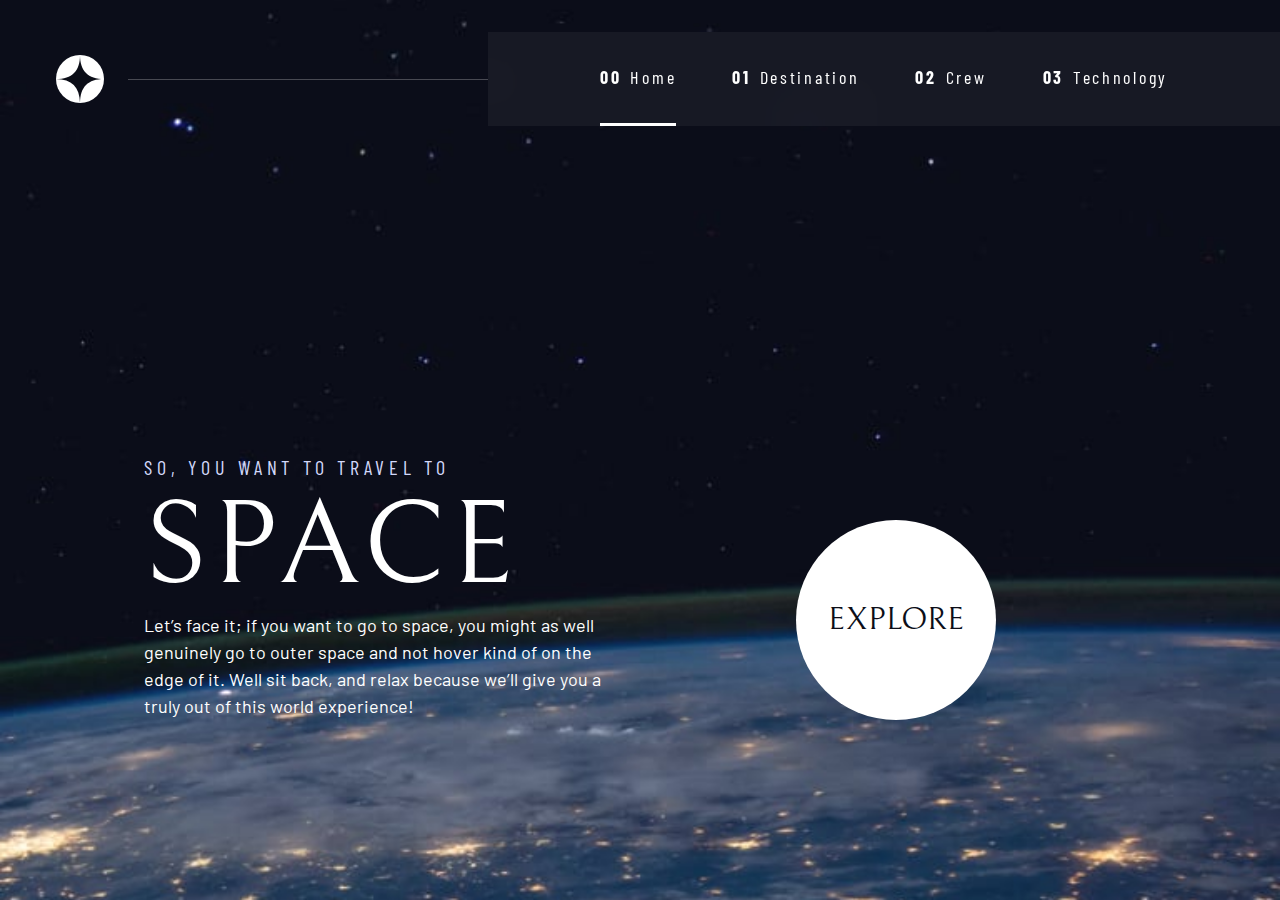
<file: index.html>
<!DOCTYPE html>
<html lang="en">

<head>
  <meta charset="UTF-8">
  <meta name="viewport" content="width=device-width, initial-scale=1.0">

  <link rel="icon" type="image/png" sizes="32x32" href="./assets/favicon-32x32.png">

  <!-- Google fonts -->
  <link rel="preconnect" href="https://fonts.googleapis.com">
  <link rel="preconnect" href="https://fonts.gstatic.com" crossorigin>
  <link
    href="https://fonts.googleapis.com/css2?family=Barlow+Condensed:wght@400;700&family=Bellefair&family=Barlow:wght@400;700&display=swap"
    rel="stylesheet">

  <!--Our custom CSS-->
  <link rel="stylesheet" href="/index.css">

  <!--Our custom Javascript-->
  <script src="/index.js" defer></script>


  <title>Frontend Mentor | Space tourism website</title>
</head>

<body class="home">
  <a class="skip-to-content" href="#main">Skip to content</a>
  <header class="primary-header flex">
    <div>
      <img src="/assets/shared/logo.svg" alt="space tourism logo" class="logo">
    </div>
    <button class="mobile-nav-toggle" aria-controls="primary-navigation"><span class="sr-only"
        aria-expanded="false">Menu</span></button>
    <nav>
      <ul id="primary-navigation" data-visible="false" class="primary-navigation underline-indicators flex">
        <li class="active"><a class="ff-sans-cond text-white letter-spacing-2" href="/index.html"><span>00</span>Home</a>
        <li><a class="ff-sans-cond text-white letter-spacing-2" href="/starter-code/destination.html"><span aria-hidden="true">01</span>Destination</a>
        <li><a class="ff-sans-cond text-white letter-spacing-2" href="/starter-code/crew.html"><span aria-hidden="true">02</span>Crew</a>
        <li><a class="ff-sans-cond text-white letter-spacing-2" href="#"><span aria-hidden="true">03</span>Technology</a>
      </ul>
    </nav>
  </header>
  
  <main id="main" class="grid-container grid-container--home">
    <div>
      <h1 class="text-accent letter-spacing-1 fs-500 uppercase ff-sans-cond">So, you want to travel to
        <span class=" d-block ff-serif text-white fs-900">Space</span>
      </h1>
      <p>Let’s face it; if you want to go to space, you might as well genuinely go to
        outer space and not hover kind of on the edge of it. Well sit back, and relax
        because we’ll give you a truly out of this world experience!</p>
    </div>

    <div>
      <a href="/starter-code/destination.html" class="large-button uppercase ff-serif text-dark bg-white">Explore</a>
    </div>
  </main>
</body>

</html>
</file>
<file: index.css>
/* ------------------- */
/* Custom properties   */
/* ------------------- */

:root {
  /* colors */
  --clr-dark: 230 35% 7%;
  --clr-light: 231 77% 90%;
  --clr-white: 0 0% 100%;

  /* font-sizes */
  --fs-900: clamp(5rem, 8vw + 1rem, 9.375rem);
  --fs-800: 6.25rem;
  --fs-700: 2.5rem;
  --fs-600: 2rem;
  --fs-500: 1rem;
  --fs-400: 1.125rem;
  --fs-300: 1rem;
  --fs-200: 0.875rem;

  /* font-families */
  --ff-serif: "Bellefair", serif;
  --ff-sans-cond: "Barlow Condensed", sans-serif;
  --ff-sans-normal: "Barlow", sans-serif;
}

/* TABLET SCREEN */
@media (min-width: 35em) {
  :root {
    --fs-800: 5rem;
    --fs-700: 2.5rem;
    --fs-600: 1.5rem;
    --fs-500: 1.25rem;
    --fs-400: 1rem;
  }
}

/* DESKTOP SCREEN */
@media (min-width: 45em) {
  :root {
    --fs-800: 6.25rem;
    --fs-700: 3.5rem;
    --fs-600: 2rem;
    --fs-400: 1.125rem;
  }
}

/* ------------------- */
/* Reset               */
/* ------------------- */

/* https://piccalil.li/blog/a-modern-css-reset/ */

/* Box sizing */
*,
*::before,
*::after {
  box-sizing: border-box;
}

/* Reset margins */
body,
h1,
h2,
h3,
h4,
h5,
p,
figure,
picture {
  margin: 0;
}

h1,
h2,
h3,
h4,
h5,
h6,
p {
  font-weight: 400;
}

/* set up the body */
body {
  font-family: var(--ff-sans-normal);
  font-size: var(--fs-400);
  color: hsl(var(--clr-white));
  background-color: hsl(var(--clr-dark));
  line-height: 1.5;
  min-height: 100vh;

  display: grid;
  grid-template-rows: min-content 1fr;
  overflow-x: hidden;
}

/* make images easier to work with */
img,
picutre {
  max-width: 100%;
  display: block;
}

/* make form elements easier to work with */
input,
button,
textarea,
select {
  font: inherit;
}

/* remove animations for people who've turned them off */
@media (prefers-reduced-motion: reduce) {

  *,
  *::before,
  *::after {
    animation-duration: 0.01ms !important;
    animation-iteration-count: 1 !important;
    transition-duration: 0.01ms !important;
    scroll-behavior: auto !important;
  }
}

/* ------------------- */
/* Utility classes     */
/* ------------------- */

/* general */

.flex {
  display: flex;
  gap: var(--gap, 1rem);
}

.flex.even-columns>* {
  width: 100%;
  outline: 1px solid limegreen;
}

.grid {
  display: grid;
  gap: var(--gap, 1rem);
}

.d-block {
  display: block;
}

.flow>*:where(:not(:first-child)) {
  margin-top: var(--flow-space, 1rem);
}
.flow--space-small {
  --flow-space: .75rem;
}
.container {
  padding-inline: 2em;
  margin-inline: auto;
  max-width: 80rem;
}

/* ----------------------------- */
/* Layout                        */
/* ----------------------------- */


.grid-container {
  text-align: center;
  display: grid;
  place-items: center;
  padding-inline: 1rem;
  padding-bottom: 3rem;
}

.grid-container p:not([class]) {
  max-width: 50ch;
}

.numbered-title {
  grid-area: title;
}

/* destination layout */

.grid-container--destination {
  --flow-space: 2rem;
  grid-template-areas: 
      'title'
      'image'
      'tabs'
      'content';
}

.grid-container--destination > picture{
  grid-area: image;
  max-width: 60%;
  align-self: start;
}

.grid-container--destination > .tab-list {
  grid-area: tabs;
}

.grid-container--destination > .destination-info {
  grid-area: content;
}

.destination-meta {
  flex-direction: column;
  border-top: 1px solid hsl( var(--clr-white) / .1);
  padding-top: 2.5rem;
  margin-top: 2.5rem;
}

.destination-meta p {
  font-size: 1.75rem;
}

/* crew layout */
.crew-details h2{
  color: hsl(var(--clr-white) / .5);
}

.grid-container--crew {
  --flow-space: 2rem;
  grid-template-areas: 
      'title'
      'image'
      'tabs'
      'content';
}

.grid-container--crew > picture {
  grid-area: image;
  max-width: 60%;
  border-bottom: 1px solid hsl( var(--clr-white) / .1);
}

.grid-container--crew > .dot-indicators {
  grid-area: tabs;
}

.grid-container--crew > .crew-details {
  grid-area: content;
}

/* tablet screen */
@media (min-width: 35em) {
  .numbered-title {
      justify-self: start;
      margin-top: 2rem;
  }
  
  .destination-meta {
      flex-direction: row;
      justify-content: space-evenly;
  }
  .grid-container--crew {
    padding-bottom: 0;
    --flow-space: 2rem;
    grid-template-areas: 
        'title'
        'content'
        'tabs'
        'image';
  }
}
/* big screen */
@media (min-width: 45em) {
  .grid-container {
      text-align: left;
      column-gap: var(--container-gap, 2rem);
      grid-template-columns: minmax(1rem, 1fr) repeat(2, minmax(0, 30rem)) minmax(1rem, 1fr);
  }
  
  .grid-container--home {
      padding-bottom: max(6rem, 20vh);
      align-items: end;
  }
  
  .grid-container--home > *:first-child {
      grid-column: 2;
  }

  .grid-container--home > *:last-child {
      grid-column: 3;
  }
  
  .grid-container--destination {
      justify-items: start;
      align-content: start;
      grid-template-areas: 
          '. title title .'
          '. image tabs .'
          '. image content .';
  }
  .grid-container--crew {
    grid-template-columns: minmax(1rem, 1fr) minmax(0, 37rem) minmax(0, 23rem) minmax(1rem, 1fr);
    justify-items:left;
    grid-template-areas: 
        '. title title .'
        '. content image .'
        '. tabs image .'
  }
  
  .grid-container--destination > picture{
      max-width: 90%;
  }
  
  .destination-meta {
    --gap: min(5vw, 6rem);
    justify-content: start;
  }

.grid-container--crew > picture{
  grid-column: span 2;
  align-self: end;
  max-width:90%;
}
}

/* technology layout */
.grid-container--technology {
  width: 100vw;
  margin: 0;
  padding: 0;
  grid-template-areas: 
      'title'
      'image'
      'tabs'
      'content';
}

.grid-container--technology > .numbered-title {
  grid-area: title;
  justify-self: center;
}

.grid-container--technology > picture {
  grid-area: image;
  width: 105vw;
}

.grid-container--technology > .tab-list {
  grid-area: tabs;
}

.grid-container--technology > .technology-info {
  grid-area: content;
}

.technology-info p {
  padding: 0 2rem;
}

/* tablet screen */
@media (min-width: 35em) {
  .tab-list {
    justify-self: center;
    padding:1rem !important;
  }

  .technology-info {
    flex-direction: row;
    justify-content: center;
  }
  .grid-container p:not([class]) {
    max-width: 60ch;
  }

  .grid-container--technology {
    padding-bottom: 0;
    grid-template-areas: 
        'title'
        'image'
        'tabs'
        'content';
  }
}

/* big screen */
@media (min-width: 45em) {
  .grid-container--technology {
    grid-template-areas:
      'title title title'
      'tabs content image';
      grid-template-columns: minmax(2rem, 1fr) minmax(0, 50rem) minmax(0, 23rem); 
      }

  .grid-container--technology > .numbered-title {
    grid-area: title;
    justify-self: start;
    align-self: start;
    margin-left: 10em;
  }

  .grid-container--technology > picture {
    grid-area: image;
    max-width: 100%;
    height: 100%;
    object-fit: cover;
  }

  .grid-container--technology > .tab-list {
    grid-area: tabs;
    flex-direction: column !important;
    justify-self: right;
  }

  .grid-container--technology > .technology-info {
    grid-area: content;
    justify-self: start;
  }

  .technology-info p {
    padding: 0 12rem 0 0;
  }

}

/* only visible to screen reader  */
.sr-only {
  position: absolute;
  width: 1px;
  height: 1px;
  padding: 0;
  margin: -1px;
  overflow: hidden;
  clip: rect(0, 0, 0, 0);
  white-space: nowrap;
  /* added line */
  border: 0;
}

.skip-to-content {
  position: absolute;
  z-index: 9999;
  background: hsl(var(--clr-white));
  color: hsl(var(--clr-dark));
  padding: .5em 1em;
  margin-inline: auto;
  transform: translateY(-100%);
  transition: transform 250ms ease-in;
}

.skip-to-content:focus {
  transform: translateY(0);
}

/* colors */

.bg-dark {
  background-color: hsl(var(--clr-dark));
}

.bg-accent {
  background-color: hsl(var(--clr-light));
}

.bg-white {
  background-color: hsl(var(--clr-white));
}

.text-dark {
  color: hsl(var(--clr-dark));
}

.text-accent {
  color: hsl(var(--clr-light));
}

.text-white {
  color: hsl(var(--clr-white));
}

/* typography */

.ff-serif {
  font-family: var(--ff-serif);
}

.ff-sans-cond {
  font-family: var(--ff-sans-cond);
}

.ff-sans-normal {
  font-family: var(--ff-sans-normal);
}

.letter-spacing-1 {
  letter-spacing: 4.75px;
}

.letter-spacing-2 {
  letter-spacing: 2.7px;
}

.letter-spacing-3 {
  letter-spacing: 2.35px;
}

.uppercase {
  text-transform: uppercase;
}

.fs-900 {
  font-size: var(--fs-900);
}

.fs-800 {
  font-size: var(--fs-800);
}

.fs-700 {
  font-size: var(--fs-700);
}

.fs-600 {
  font-size: var(--fs-600);
}

.fs-500 {
  font-size: var(--fs-500);
}

.fs-400 {
  font-size: var(--fs-400);
}

.fs-300 {
  font-size: var(--fs-300);
}

.fs-200 {
  font-size: var(--fs-200);
}

.fs-900,
.fs-800,
.fs-700,
.fs-600 {
  line-height: 1.1;
}

.numbered-title {
  font-family: var(--ff-sans-cond);
  font-size: var(--fs-500);
  text-transform: uppercase;
  letter-spacing: 4.72px;
}

.numbered-title span {
  margin-right: 0.5em;
  font-weight: 700;
  color: hsl(var(--clr-white) / 0.25);
}

/* ------------------- */
/* Compontents         */
/* ------------------- */

.large-button {
  font-size: 2rem;
  position: relative;
  z-index: 1;
  display: inline-grid;
  place-items: center;
  padding: 0 1em;
  border-radius: 50%;
  aspect-ratio: 1;
  text-decoration: none;
}

.large-button::after {
  content: "";
  position: absolute;
  z-index: -1;
  width: 100%;
  height: 100%;
  background: hsl(var(--clr-white) / 0.1);
  border-radius: 50%;
  opacity: 0;
  transition: opacity 500ms linear, transform 750ms ease-in-out;
}

.large-button:hover::after,
.large-button:focus::after {
  opacity: 1;
  transform: scale(1.5);
}

/* primary header */
.logo {
  margin: 1.5rem clamp(1.5rem, 5vw, 3.5rem);
}

.primary-header {
  justify-content: space-between;
  align-items: center;
}

.primary-navigation {
  --gap: clamp(1.5rem, 5vw, 3.5rem);
  --underline-gap: 2rem;
  list-style: none;
  padding: 0;
  margin: 0;
  background: hsl(var(--clr-dark) / 0.95);
  backdrop-filter: blur(1.5rem);
}

@supports (backdrop-filter: blur(1.5rem)) {
  .primary-navigation {
    background: hsl(var(--clr-white) / 0.05);
  }
}

.primary-navigation a {
  text-decoration: none;
}

.primary-navigation a>span {
  font-weight: 700;
  margin-right: 0.5em;
}

.mobile-nav-toggle {
  display: none;
}

@media (max-width: 35rem) {
  .primary-navigation {
    --underline-gap: 0.5rem;
    position: fixed;
    z-index: 1000;
    inset: 0 0 0 30%;
    list-style: none;
    padding: min(20rem, 15vh) 2rem;
    margin: 0;
    flex-direction: column;
    transform: translateX(100%);
    transition: transform 500ms ease-in-out;
  }

  .primary-navigation.underline-indicators>.active {
    border: 0;
  }

  .primary-navigation[data-visible="true"] {
    transform: translateX(0);
  }


  .mobile-nav-toggle {
    display: block;
    position: absolute;
    z-index: 2000;
    right: 1rem;
    top: 2rem;
    background: transparent;
    background-image: url(/assets/shared/icon-hamburger.svg);
    background-repeat: no-repeat;
    aspect-ratio: 1;
    width: 1.5rem;
    border: 0;
  }

  .mobile-nav-toggle[aria-expanded="true"] {
    background-image: url(/assets/shared/icon-close.svg);
  }

  .mobile-nav-toggle:focus-visible {
    outline: 5px solid white;
    outline-offset: 5px;
  }
}

@media (min-width: 35em) {
  .primary-navigation {
    padding-inline: clamp(3rem, 7vw, 7rem);
  }
}

@media (min-width: 35em) and (max-width: 44.999em) {
  .primary-navigation a>span {
    display: none;
  }
}

/* large screem */
@media (min-width:45em) {

  .primary-header::after {
    content: '';
    display: block;
    position: relative;
    height: 1px;
    width: 100%;
    margin-right: -2.5rem;
    background: hsl(var(--clr-white) / 0.25);
    order: 1;
  }

  nav {
    order: 2;
  }

  .primary-navigation {
    margin-block: 2rem;
    padding-inline: 7rem;
  }
}

.underline-indicators>* {
  cursor: pointer;
  padding: var(--underline-gap, .5rem) 0;
  border: 0;
  border-bottom: 0.2rem solid hsl(var(--clr-white) / 0);
  background-color: transparent;
}

.underline-indicators>*:hover,
.underline-indicators>*:focus {
  border-color: hsl(var(--clr-white) / 0.5);
}

.underline-indicators>.active,
.underline-indicators>[aria-selected="true"] {
  color: hsl(var(--clr-white) / 1);
  border-color: hsl(var(--clr-white) / 1);
}

.tab-list {
  --gap: 2rem;
}

.dot-indicators>* {
  cursor: pointer;
  border: 0;
  border-radius: 50%;
  padding: 0.5em;
  background-color: hsl(var(--clr-white) / 0.25);
}

.dot-indicators>*:hover,
.dot-indicators>*:focus {
  background-color: hsl(var(--clr-white) / 0.5);
}

.dot-indicators>[aria-selected="true"] {
  background-color: hsl(var(--clr-white) / 1);
}

.number-indicators{
  list-style: none;
  display:flex;
  flex-direction:row;
  padding: 0 2em;
  gap: 2rem;
}

.number-indicators button{
  background: none;
  color: var(--clr-light);
  cursor: pointer;
  display: inline-block;
  width: 50px;
  height: 50px;
  border-radius: 50%;
  text-align: center;
  text-decoration: none;
  border: 1px solid hsl(var(--clr-light));
  display: flex;
  justify-content: center;
  align-items: center;
}

.number-indicators button:hover,
.number-indicators button:focus {
  color: hsl(var(--clr-white));
  background: hsl(var(--clr-dark));
  border: 1px solid hsl(var(--clr-white));
}

.number-indicators button[aria-selected="true"] {
  color: hsl(var(--clr-dark));
  background: hsl(var(--clr-white));
  border: 0;
}



/* ----------------------------- */
/* Page specific background      */
/* ----------------------------- */
body {
  background-size: cover;
  background-position: bottom center;
}

/* home */
.home {
  background-repeat: no-repeat;
  background-image: url(/assets/home/background-home-mobile.jpg);
}

/* TABLET SCREEN */
@media (min-width: 35em) {
  .home {
    background-position: center center;
    background-image: url(/assets/home/background-home-tablet.jpg);
  }
}

/* DESKTOP SCREEN */
@media (min-width: 45em) {
  .destination {
    background-image: url(/assets/home/background-home-desktop.jpg);
  }
}

/* Destination page */
.destination {
  background-repeat: no-repeat;
  background-image: url(/assets/destination/background-destination-mobile.jpg);
}

/* TABLET SCREEN */
@media (min-width: 35em) {
  .destination {
    background-position: center center;
    background-image: url(/assets/destination/background-destination-tablet.jpg);
  }
}

/* DESKTOP SCREEN */
@media (min-width: 45em) {
  .destination {
    background-image: url(/assets/destination/background-destination-desktop.jpg);
  }
}


/* Crew page*/
.crew {
  background-repeat: no-repeat;
  background-image: url(/assets/crew/background-crew-mobile.jpg);
}

/* TABLET SCREEN */
@media (min-width: 35em) {
  .crew {
    background-position: center center;
    background-image: url(/assets/crew/background-crew-tablet.jpg);
  }
}

/* DESKTOP SCREEN */
@media (min-width: 45em) {
  .crew {
    background-image: url(/assets/crew/background-crew-desktop.jpg);
  }
}


/* Technology page*/
.technology {
  background-repeat: no-repeat;
  background-image: url(/assets/technology/background-technology-mobile.jpg);
}

/* TABLET SCREEN */
@media (min-width: 35em) {
  .technology {
    background-position: center center;
    background-image: url(/assets/technology/background-technology-tablet.jpg);
  }
}

/* DESKTOP SCREEN */
@media (min-width: 45em) {
  .technology {
    background-image: url(/assets/technology/background-technology-desktop.jpg);
  }
}
</file>
